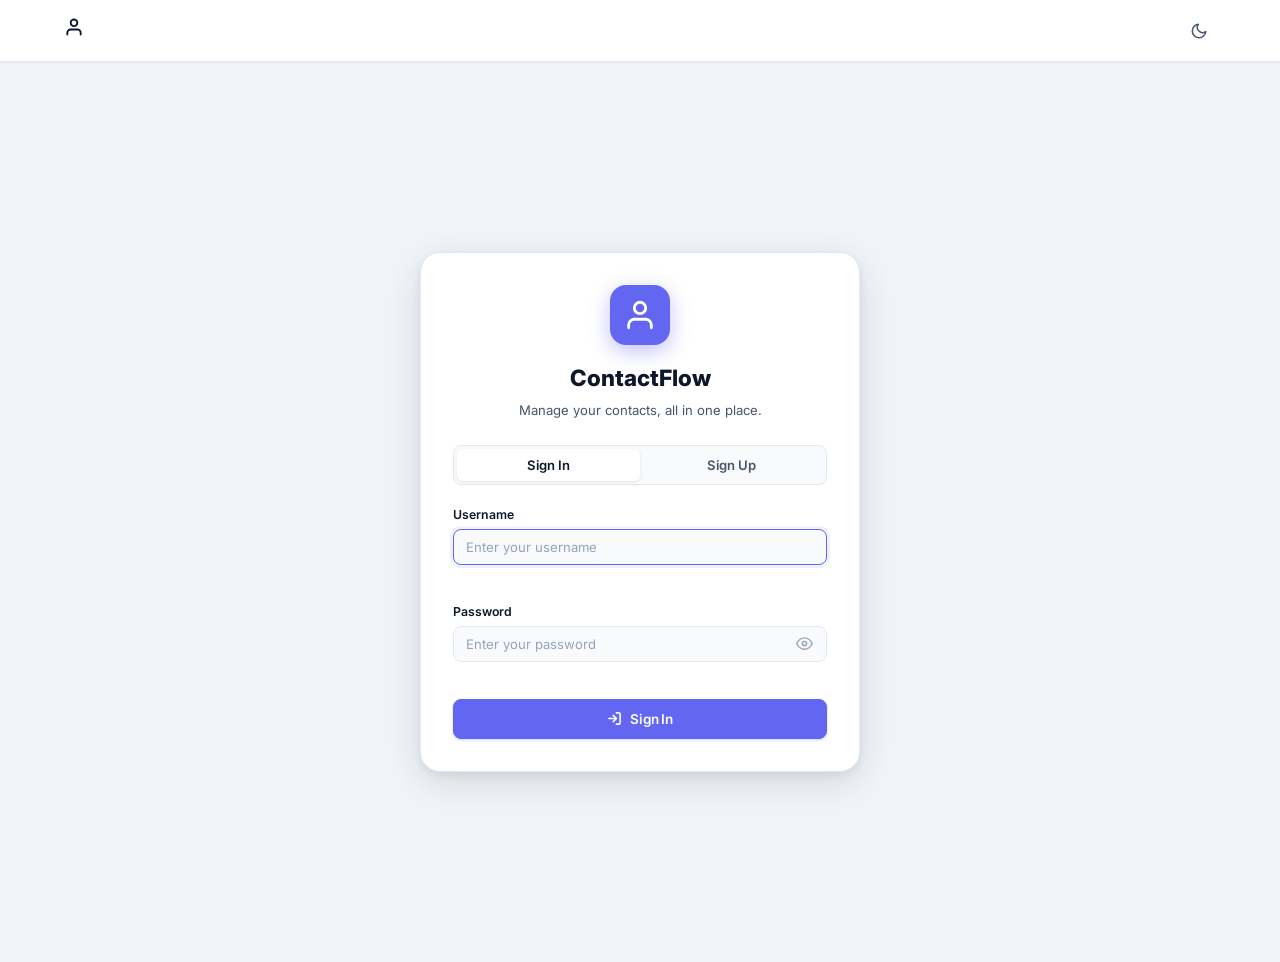
<file: frontend/index.html>
<!DOCTYPE html>
<html lang="en" data-theme="light">
<head>
    <meta charset="UTF-8">
    <meta name="viewport" content="width=device-width, initial-scale=1.0, viewport-fit=cover">
    <meta name="theme-color" content="#6366f1">
    <meta name="description" content="ContactFlow — professional contact management.">
    <title>ContactFlow</title>
    <link rel="preconnect" href="https://fonts.googleapis.com">
    <link rel="preconnect" href="https://fonts.gstatic.com" crossorigin>
    <link href="https://fonts.googleapis.com/css2?family=Inter:wght@400;500;600;700;800&display=swap" rel="stylesheet">
    <link rel="stylesheet" href="./style.css">
</head>
<body>

<!-- ═══════════════════════════════════════════
     SIDEBAR
═══════════════════════════════════════════ -->
<aside class="sidebar" id="sidebar" role="navigation" aria-label="Main navigation">
    <div class="sidebar-brand">
        <div class="brand-logo" aria-hidden="true">
            <svg width="22" height="22" viewBox="0 0 24 24" fill="none" stroke="currentColor" stroke-width="2.2" stroke-linecap="round" stroke-linejoin="round">
                <path d="M17 21v-2a4 4 0 0 0-4-4H5a4 4 0 0 0-4 4v2"/><circle cx="9" cy="7" r="4"/>
                <path d="M23 21v-2a4 4 0 0 0-3-3.87"/><path d="M16 3.13a4 4 0 0 1 0 7.75"/>
            </svg>
        </div>
        <span class="brand-name">ContactFlow</span>
    </div>

    <nav class="sidebar-nav">
        <div class="nav-section-label">Main</div>
        <button class="nav-item" data-view="dashboard">
            <svg class="nav-icon" viewBox="0 0 24 24" fill="none" stroke="currentColor" stroke-width="2" stroke-linecap="round" stroke-linejoin="round"><rect x="3" y="3" width="7" height="7"/><rect x="14" y="3" width="7" height="7"/><rect x="14" y="14" width="7" height="7"/><rect x="3" y="14" width="7" height="7"/></svg>
            Dashboard
        </button>
        <button class="nav-item nav-item--active" data-view="all">
            <svg class="nav-icon" viewBox="0 0 24 24" fill="none" stroke="currentColor" stroke-width="2" stroke-linecap="round" stroke-linejoin="round"><path d="M17 21v-2a4 4 0 0 0-4-4H5a4 4 0 0 0-4 4v2"/><circle cx="9" cy="7" r="4"/><path d="M23 21v-2a4 4 0 0 0-3-3.87"/><path d="M16 3.13a4 4 0 0 1 0 7.75"/></svg>
            All Contacts
            <span class="nav-badge" id="navBadgeAll"></span>
        </button>
        <button class="nav-item" data-view="favorites">
            <svg class="nav-icon" viewBox="0 0 24 24" fill="none" stroke="currentColor" stroke-width="2" stroke-linecap="round" stroke-linejoin="round"><polygon points="12 2 15.09 8.26 22 9.27 17 14.14 18.18 21.02 12 17.77 5.82 21.02 7 14.14 2 9.27 8.91 8.26 12 2"/></svg>
            Favorites
            <span class="nav-badge nav-badge--gold" id="navBadgeFav"></span>
        </button>

        <div class="nav-divider"></div>
        <div class="nav-section-label">Categories</div>
        <button class="nav-item nav-item--cat" data-view="cat" data-cat="">
            <svg class="nav-icon" viewBox="0 0 24 24" fill="none" stroke="currentColor" stroke-width="2" stroke-linecap="round" stroke-linejoin="round"><circle cx="12" cy="12" r="10"/><line x1="12" y1="8" x2="12" y2="16"/><line x1="8" y1="12" x2="16" y2="12"/></svg>
            All Categories
        </button>
        <button class="nav-item nav-item--cat" data-view="cat" data-cat="Family">
            <span class="cat-pill" style="background:#fbbf24"></span>Family
        </button>
        <button class="nav-item nav-item--cat" data-view="cat" data-cat="Friends">
            <span class="cat-pill" style="background:#34d399"></span>Friends
        </button>
        <button class="nav-item nav-item--cat" data-view="cat" data-cat="Work">
            <span class="cat-pill" style="background:#60a5fa"></span>Work
        </button>
        <button class="nav-item nav-item--cat" data-view="cat" data-cat="College">
            <span class="cat-pill" style="background:#a78bfa"></span>College
        </button>
        <button class="nav-item nav-item--cat" data-view="cat" data-cat="Other">
            <span class="cat-pill" style="background:#94a3b8"></span>Other
        </button>

        <div class="nav-divider"></div>
        <div class="nav-section-label">Account</div>
        <button class="nav-item" data-view="settings">
            <svg class="nav-icon" viewBox="0 0 24 24" fill="none" stroke="currentColor" stroke-width="2" stroke-linecap="round" stroke-linejoin="round"><circle cx="12" cy="12" r="3"/><path d="M19.4 15a1.65 1.65 0 0 0 .33 1.82l.06.06a2 2 0 0 1-2.83 2.83l-.06-.06a1.65 1.65 0 0 0-1.82-.33 1.65 1.65 0 0 0-1 1.51V21a2 2 0 0 1-4 0v-.09A1.65 1.65 0 0 0 9 19.4a1.65 1.65 0 0 0-1.82.33l-.06.06a2 2 0 0 1-2.83-2.83l.06-.06A1.65 1.65 0 0 0 4.68 15a1.65 1.65 0 0 0-1.51-1H3a2 2 0 0 1 0-4h.09A1.65 1.65 0 0 0 4.6 9a1.65 1.65 0 0 0-.33-1.82l-.06-.06a2 2 0 0 1 2.83-2.83l.06.06A1.65 1.65 0 0 0 9 4.68a1.65 1.65 0 0 0 1-1.51V3a2 2 0 0 1 4 0v.09a1.65 1.65 0 0 0 1 1.51 1.65 1.65 0 0 0 1.82-.33l.06-.06a2 2 0 0 1 2.83 2.83l-.06.06A1.65 1.65 0 0 0 19.4 9a1.65 1.65 0 0 0 1.51 1H21a2 2 0 0 1 0 4h-.09a1.65 1.65 0 0 0-1.51 1z"/></svg>
            Settings
        </button>
    </nav>

    <div class="sidebar-footer">
        <div class="sidebar-user">
            <div class="sidebar-user-avatar" id="sidebarAvatar">?</div>
            <span class="sidebar-user-name" id="usernameLabel"></span>
        </div>
        <button class="icon-btn icon-btn--danger" id="logoutBtn" title="Sign out">
            <svg width="16" height="16" viewBox="0 0 24 24" fill="none" stroke="currentColor" stroke-width="2" stroke-linecap="round" stroke-linejoin="round"><path d="M9 21H5a2 2 0 0 1-2-2V5a2 2 0 0 1 2-2h4"/><polyline points="16 17 21 12 16 7"/><line x1="21" y1="12" x2="9" y2="12"/></svg>
        </button>
    </div>
</aside>

<div class="sidebar-overlay" id="sidebarOverlay" aria-hidden="true"></div>

<!-- ═══════════════════════════════════════════
     MAIN
═══════════════════════════════════════════ -->
<div class="main-wrapper">

    <!-- Topbar -->
    <header class="topbar" role="banner">
        <div class="topbar-left">
            <button class="icon-btn sidebar-toggle" id="sidebarToggle" aria-label="Toggle sidebar" aria-expanded="false">
                <svg width="18" height="18" viewBox="0 0 24 24" fill="none" stroke="currentColor" stroke-width="2" stroke-linecap="round" stroke-linejoin="round"><line x1="3" y1="6" x2="21" y2="6"/><line x1="3" y1="12" x2="21" y2="12"/><line x1="3" y1="18" x2="21" y2="18"/></svg>
            </button>
            <h1 class="page-title" id="pageTitle">All Contacts</h1>
        </div>
        <div class="topbar-right">
            <div class="search-wrap" role="search">
                <svg class="search-icon" width="15" height="15" viewBox="0 0 24 24" fill="none" stroke="currentColor" stroke-width="2" stroke-linecap="round" stroke-linejoin="round"><circle cx="11" cy="11" r="8"/><line x1="21" y1="21" x2="16.65" y2="16.65"/></svg>
                <input class="search-input" type="search" id="searchInput" placeholder="Search contacts…" aria-label="Search contacts" autocomplete="off">
            </div>
            <button class="icon-btn" id="themeToggle" aria-label="Toggle theme"></button>
            <button class="btn btn-primary" id="addContactBtn">
                <svg width="15" height="15" viewBox="0 0 24 24" fill="none" stroke="currentColor" stroke-width="2.5" stroke-linecap="round" stroke-linejoin="round"><line x1="12" y1="5" x2="12" y2="19"/><line x1="5" y1="12" x2="19" y2="12"/></svg>
                <span>Add Contact</span>
            </button>
        </div>
    </header>

    <main class="content" id="mainContent" role="main">

        <!-- ── DASHBOARD ─────────────────────────────────── -->
        <section class="view view--hidden" id="view-dashboard">
            <div class="dash-stats" id="dashStats">
                <div class="stat-card stat-card--indigo">
                    <div class="stat-icon"><svg viewBox="0 0 24 24" fill="none" stroke="currentColor" stroke-width="2" stroke-linecap="round" stroke-linejoin="round"><path d="M17 21v-2a4 4 0 0 0-4-4H5a4 4 0 0 0-4 4v2"/><circle cx="9" cy="7" r="4"/><path d="M23 21v-2a4 4 0 0 0-3-3.87"/><path d="M16 3.13a4 4 0 0 1 0 7.75"/></svg></div>
                    <div class="stat-body"><span class="stat-value" id="dTotal">–</span><span class="stat-label">Total Contacts</span></div>
                </div>
                <div class="stat-card stat-card--amber">
                    <div class="stat-icon"><svg viewBox="0 0 24 24" fill="none" stroke="currentColor" stroke-width="2" stroke-linecap="round" stroke-linejoin="round"><polygon points="12 2 15.09 8.26 22 9.27 17 14.14 18.18 21.02 12 17.77 5.82 21.02 7 14.14 2 9.27 8.91 8.26 12 2"/></svg></div>
                    <div class="stat-body"><span class="stat-value" id="dFavs">–</span><span class="stat-label">Favorites</span></div>
                </div>
                <div class="stat-card stat-card--emerald">
                    <div class="stat-icon"><svg viewBox="0 0 24 24" fill="none" stroke="currentColor" stroke-width="2" stroke-linecap="round" stroke-linejoin="round"><rect x="3" y="4" width="18" height="18" rx="2"/><line x1="16" y1="2" x2="16" y2="6"/><line x1="8" y1="2" x2="8" y2="6"/><line x1="3" y1="10" x2="21" y2="10"/></svg></div>
                    <div class="stat-body"><span class="stat-value" id="dCats">–</span><span class="stat-label">Categories Used</span></div>
                </div>
                <div class="stat-card stat-card--violet">
                    <div class="stat-icon"><svg viewBox="0 0 24 24" fill="none" stroke="currentColor" stroke-width="2" stroke-linecap="round" stroke-linejoin="round"><circle cx="12" cy="12" r="10"/><polyline points="12 6 12 12 16 14"/></svg></div>
                    <div class="stat-body"><span class="stat-value" id="dRecent">–</span><span class="stat-label">Added This Week</span></div>
                </div>
            </div>

            <div class="dash-panels">
                <div class="dash-panel">
                    <div class="dash-panel-hd">
                        <svg width="16" height="16" viewBox="0 0 24 24" fill="none" stroke="currentColor" stroke-width="2" stroke-linecap="round" stroke-linejoin="round"><polygon points="12 2 15.09 8.26 22 9.27 17 14.14 18.18 21.02 12 17.77 5.82 21.02 7 14.14 2 9.27 8.91 8.26 12 2"/></svg>
                        Recently Added
                    </div>
                    <div id="dashRecentList" class="dash-contact-list"></div>
                </div>
                <div class="dash-panel">
                    <div class="dash-panel-hd">
                        <svg width="16" height="16" viewBox="0 0 24 24" fill="none" stroke="currentColor" stroke-width="2" stroke-linecap="round" stroke-linejoin="round"><path d="M21 15a2 2 0 0 1-2 2H7l-4 4V5a2 2 0 0 1 2-2h14a2 2 0 0 1 2 2z"/></svg>
                        Contacts by Category
                    </div>
                    <div id="dashCatChart" class="dash-cat-chart"></div>
                </div>
            </div>
        </section>

        <!-- ── ALL CONTACTS / FAVORITES / CATEGORY ───── -->
        <section class="view" id="view-all">
            <!-- Filter toolbar -->
            <div class="filter-bar">
                <div class="filter-bar-left">
                    <select class="select-input" id="filterCategory" aria-label="Filter by category">
                        <option value="">All Categories</option>
                        <option value="Family">Family</option>
                        <option value="Friends">Friends</option>
                        <option value="Work">Work</option>
                        <option value="College">College</option>
                        <option value="Other">Other</option>
                    </select>
                    <select class="select-input" id="sortBy" aria-label="Sort contacts">
                        <option value="name_asc">Name A → Z</option>
                        <option value="name_desc">Name Z → A</option>
                        <option value="recent">Recently Added</option>
                    </select>
                    <button class="btn btn-outline" id="filterFavBtn" title="Show favorites only">
                        <svg width="14" height="14" viewBox="0 0 24 24" fill="none" stroke="currentColor" stroke-width="2" stroke-linecap="round" stroke-linejoin="round"><polygon points="12 2 15.09 8.26 22 9.27 17 14.14 18.18 21.02 12 17.77 5.82 21.02 7 14.14 2 9.27 8.91 8.26 12 2"/></svg>
                        Favorites
                    </button>
                </div>
                <div class="filter-bar-right">
                    <button class="btn btn-outline" id="importBtn" title="Import CSV">
                        <svg width="14" height="14" viewBox="0 0 24 24" fill="none" stroke="currentColor" stroke-width="2" stroke-linecap="round" stroke-linejoin="round"><path d="M21 15v4a2 2 0 0 1-2 2H5a2 2 0 0 1-2-2v-4"/><polyline points="17 8 12 3 7 8"/><line x1="12" y1="3" x2="12" y2="15"/></svg>
                        Import
                    </button>
                    <button class="btn btn-outline" id="exportBtn" title="Export CSV">
                        <svg width="14" height="14" viewBox="0 0 24 24" fill="none" stroke="currentColor" stroke-width="2" stroke-linecap="round" stroke-linejoin="round"><path d="M21 15v4a2 2 0 0 1-2 2H5a2 2 0 0 1-2-2v-4"/><polyline points="7 10 12 15 17 10"/><line x1="12" y1="15" x2="12" y2="3"/></svg>
                        Export
                    </button>
                    <input type="file" id="csvFileInput" accept=".csv" style="display:none">
                    <span class="results-count" id="resultsCount"></span>
                </div>
            </div>

            <!-- Contact grid -->
            <div id="contactList" class="contact-grid" role="list" aria-live="polite"></div>
        </section>

        <!-- ── SETTINGS ───────────────────────────────── -->
        <section class="view view--hidden" id="view-settings">
            <div class="settings-card">
                <h2 class="settings-section-title">Appearance</h2>
                <div class="settings-row">
                    <div class="settings-row-label">
                        <span class="settings-row-name">Theme</span>
                        <span class="settings-row-desc">Switch between light and dark mode</span>
                    </div>
                    <div class="theme-toggle-group">
                        <button class="theme-btn" id="settingsThemeLight" aria-pressed="true">
                            <svg width="13" height="13" viewBox="0 0 24 24" fill="none" stroke="currentColor" stroke-width="2" stroke-linecap="round" stroke-linejoin="round"><circle cx="12" cy="12" r="5"/><line x1="12" y1="1" x2="12" y2="3"/><line x1="12" y1="21" x2="12" y2="23"/><line x1="4.22" y1="4.22" x2="5.64" y2="5.64"/><line x1="18.36" y1="18.36" x2="19.78" y2="19.78"/><line x1="1" y1="12" x2="3" y2="12"/><line x1="21" y1="12" x2="23" y2="12"/><line x1="4.22" y1="19.78" x2="5.64" y2="18.36"/><line x1="18.36" y1="5.64" x2="19.78" y2="4.22"/></svg>
                            Light
                        </button>
                        <button class="theme-btn" id="settingsThemeDark" aria-pressed="false">
                            <svg width="13" height="13" viewBox="0 0 24 24" fill="none" stroke="currentColor" stroke-width="2" stroke-linecap="round" stroke-linejoin="round"><path d="M21 12.79A9 9 0 1 1 11.21 3 7 7 0 0 0 21 12.79z"/></svg>
                            Dark
                        </button>
                    </div>
                </div>

                <h2 class="settings-section-title" style="margin-top:2rem">Data Management</h2>
                <div class="settings-row">
                    <div class="settings-row-label">
                        <span class="settings-row-name">Export Contacts</span>
                        <span class="settings-row-desc">Download all contacts as a CSV file</span>
                    </div>
                    <button class="btn btn-secondary" id="settingsExportBtn">Export CSV</button>
                </div>
                <div class="settings-row" style="margin-top:1rem">
                    <div class="settings-row-label">
                        <span class="settings-row-name">Import Contacts</span>
                        <span class="settings-row-desc">Upload a CSV file to import contacts</span>
                    </div>
                    <button class="btn btn-secondary" id="settingsImportBtn">Import CSV</button>
                </div>

                <h2 class="settings-section-title" style="margin-top:2rem">Account</h2>
                <div class="settings-row">
                    <div class="settings-row-label">
                        <span class="settings-row-name">Sign out</span>
                        <span class="settings-row-desc">End your current session</span>
                    </div>
                    <button class="btn btn-danger" id="settingsLogoutBtn">Sign Out</button>
                </div>
            </div>
        </section>

    </main>
</div>

<!-- ═══════════════════════════════════════════
     ADD / EDIT CONTACT MODAL
═══════════════════════════════════════════ -->
<div class="modal-backdrop" id="contactModalBackdrop" hidden></div>
<div class="modal" id="contactModal" role="dialog" aria-modal="true" aria-labelledby="contactModalTitle">
    <div class="modal-header">
        <h2 class="modal-title" id="contactModalTitle">New Contact</h2>
        <button class="icon-btn modal-close" id="contactModalClose" aria-label="Close">
            <svg width="18" height="18" viewBox="0 0 24 24" fill="none" stroke="currentColor" stroke-width="2.5" stroke-linecap="round" stroke-linejoin="round"><line x1="18" y1="6" x2="6" y2="18"/><line x1="6" y1="6" x2="18" y2="18"/></svg>
        </button>
    </div>
    <div class="modal-body">
        <form id="contactForm" novalidate>
            <input type="hidden" id="contactIdInput">

            <div class="modal-avatar-row">
                <div class="modal-avatar" id="modalAvatar">?</div>
                <div class="field" style="flex:1">
                    <label class="field-label" for="contactName">Full Name <span class="req">*</span></label>
                    <input class="field-input" id="contactName" type="text" placeholder="e.g. Jane Smith" required autocomplete="off">
                    <span class="field-error" id="contactNameError"></span>
                </div>
            </div>

            <div class="form-row">
                <div class="field">
                    <label class="field-label" for="contactPhone">Phone</label>
                    <input class="field-input" id="contactPhone" type="tel" placeholder="+1 555 000 0000" autocomplete="off">
                </div>
                <div class="field">
                    <label class="field-label" for="contactEmail">Email</label>
                    <input class="field-input" id="contactEmail" type="email" placeholder="jane@example.com" autocomplete="off">
                    <span class="field-error" id="contactEmailError"></span>
                </div>
            </div>

            <div class="field">
                <label class="field-label" for="contactAddress">Address</label>
                <input class="field-input" id="contactAddress" type="text" placeholder="123 Main St, City, Country" autocomplete="off">
            </div>

            <div class="form-row">
                <div class="field">
                    <label class="field-label" for="contactCategory">Category</label>
                    <select class="field-input" id="contactCategory">
                        <option value="">— None —</option>
                        <option value="Family">Family</option>
                        <option value="Friends">Friends</option>
                        <option value="Work">Work</option>
                        <option value="College">College</option>
                        <option value="Other">Other</option>
                    </select>
                </div>
                <div class="field fav-field">
                    <label class="field-label">Favorite</label>
                    <label class="toggle-switch">
                        <input type="checkbox" id="contactFavorite">
                        <span class="toggle-slider"></span>
                        <span class="toggle-label">Mark as favorite</span>
                    </label>
                </div>
            </div>

            <div class="field">
                <label class="field-label" for="contactNotes">Notes</label>
                <textarea class="field-input field-textarea" id="contactNotes" rows="3" placeholder="Any additional notes…"></textarea>
            </div>
        </form>
    </div>
    <div class="modal-footer">
        <button class="btn btn-ghost" id="contactModalCancel">Cancel</button>
        <button class="btn btn-primary" id="contactModalSave">
            <svg width="15" height="15" viewBox="0 0 24 24" fill="none" stroke="currentColor" stroke-width="2.5" stroke-linecap="round" stroke-linejoin="round"><path d="M19 21H5a2 2 0 0 1-2-2V5a2 2 0 0 1 2-2h11l5 5v11a2 2 0 0 1-2 2z"/><polyline points="17 21 17 13 7 13 7 21"/><polyline points="7 3 7 8 15 8"/></svg>
            Save Contact
        </button>
    </div>
</div>

<!-- ═══════════════════════════════════════════
     CONTACT DETAIL PANEL (slide-in)
═══════════════════════════════════════════ -->
<div class="detail-overlay" id="detailOverlay" hidden></div>
<aside class="detail-panel" id="detailPanel" role="complementary" aria-label="Contact details" hidden>
    <div class="detail-panel-hd">
        <button class="icon-btn" id="detailClose" aria-label="Close details">
            <svg width="18" height="18" viewBox="0 0 24 24" fill="none" stroke="currentColor" stroke-width="2.5" stroke-linecap="round" stroke-linejoin="round"><line x1="18" y1="6" x2="6" y2="18"/><line x1="6" y1="6" x2="18" y2="18"/></svg>
        </button>
        <span class="detail-panel-title">Contact Details</span>
        <div style="display:flex;gap:6px">
            <button class="icon-btn" id="detailEditBtn" aria-label="Edit contact">
                <svg width="16" height="16" viewBox="0 0 24 24" fill="none" stroke="currentColor" stroke-width="2" stroke-linecap="round" stroke-linejoin="round"><path d="M11 4H4a2 2 0 0 0-2 2v14a2 2 0 0 0 2 2h14a2 2 0 0 0 2-2v-7"/><path d="M18.5 2.5a2.121 2.121 0 0 1 3 3L12 15l-4 1 1-4 9.5-9.5z"/></svg>
            </button>
            <button class="icon-btn icon-btn--danger" id="detailDeleteBtn" aria-label="Delete contact">
                <svg width="16" height="16" viewBox="0 0 24 24" fill="none" stroke="currentColor" stroke-width="2" stroke-linecap="round" stroke-linejoin="round"><polyline points="3 6 5 6 21 6"/><path d="M19 6l-1 14a2 2 0 0 1-2 2H8a2 2 0 0 1-2-2L5 6"/><path d="M10 11v6"/><path d="M14 11v6"/><path d="M9 6V4h6v2"/></svg>
            </button>
        </div>
    </div>
    <div class="detail-panel-body" id="detailPanelBody"></div>
</aside>

<!-- ═══════════════════════════════════════════
     DELETE CONFIRMATION MODAL
═══════════════════════════════════════════ -->
<div class="modal-backdrop" id="deleteBackdrop" hidden></div>
<div class="modal modal--sm" id="deleteModal" role="dialog" aria-modal="true" aria-labelledby="deleteModalTitle">
    <div class="modal-header">
        <h2 class="modal-title" id="deleteModalTitle">Delete Contact?</h2>
    </div>
    <div class="modal-body">
        <div class="delete-confirm-body">
            <div class="delete-icon-wrap">
                <svg width="28" height="28" viewBox="0 0 24 24" fill="none" stroke="currentColor" stroke-width="2" stroke-linecap="round" stroke-linejoin="round"><polyline points="3 6 5 6 21 6"/><path d="M19 6l-1 14a2 2 0 0 1-2 2H8a2 2 0 0 1-2-2L5 6"/><path d="M10 11v6"/><path d="M14 11v6"/><path d="M9 6V4h6v2"/></svg>
            </div>
            <p>This will permanently delete <strong id="deleteContactName"></strong>. This cannot be undone.</p>
        </div>
    </div>
    <div class="modal-footer">
        <button class="btn btn-ghost" id="deleteCancelBtn">Cancel</button>
        <button class="btn btn-danger" id="deleteConfirmBtn">Delete</button>
    </div>
</div>

<!-- ═══════════════════════════════════════════
     TOAST
═══════════════════════════════════════════ -->
<div class="toast-container" id="toastContainer" aria-live="polite" aria-atomic="true"></div>

<script src="./config.js"></script>
<script src="./script.js"></script>
</body>
</html>
</file>
<file: frontend/style.css>
/* ================================================================
   ContactFlow — style.css  (professional redesign)
   ================================================================ */

/* ── 1. Design tokens ──────────────────────────────────────────── */
:root {
    --accent:          #6366f1;
    --accent-hover:    #4f46e5;
    --accent-dim:      #6366f115;
    --accent-muted:    #6366f140;
    --accent-text:     #4f46e5;

    --danger:          #ef4444;
    --danger-hover:    #dc2626;
    --danger-dim:      #ef444415;

    --success:         #10b981;
    --success-dim:     #10b98115;

    --warning:         #f59e0b;
    --warning-dim:     #f59e0b15;

    --gold:            #f59e0b;

    --bg-base:         #f1f5f9;
    --bg-surface:      #ffffff;
    --bg-card:         #ffffff;
    --bg-card-hover:   #f8fafc;
    --bg-input:        #f8fafc;
    --bg-sidebar:      #0f172a;
    --bg-sidebar-item: rgba(255,255,255,0.07);
    --bg-sidebar-active: #6366f1;

    --border:          #e2e8f0;
    --border-focus:    #6366f1;
    --border-subtle:   #f1f5f9;

    --text-primary:    #0f172a;
    --text-secondary:  #475569;
    --text-muted:      #94a3b8;
    --text-inverse:    #ffffff;
    --text-sidebar:    #94a3b8;
    --text-sidebar-active: #ffffff;

    --shadow-xs: 0 1px 2px rgba(0,0,0,.05);
    --shadow-sm: 0 1px 4px rgba(0,0,0,.06), 0 1px 2px rgba(0,0,0,.04);
    --shadow-md: 0 4px 12px rgba(0,0,0,.08), 0 2px 4px rgba(0,0,0,.04);
    --shadow-lg: 0 10px 40px rgba(0,0,0,.12), 0 4px 8px rgba(0,0,0,.06);
    --shadow-xl: 0 20px 60px rgba(0,0,0,.16);

    --sidebar-w: 248px;
    --topbar-h:  62px;
    --detail-w:  360px;

    --r-xs: 6px;
    --r-sm: 8px;
    --r-md: 12px;
    --r-lg: 16px;
    --r-xl: 20px;
    --r-full: 9999px;

    --sp-1: 4px;  --sp-2: 8px;  --sp-3: 12px; --sp-4: 16px;
    --sp-5: 20px; --sp-6: 24px; --sp-8: 32px; --sp-10: 40px;

    --font: 'Inter', system-ui, -apple-system, sans-serif;
    --tr: 0.16s ease;
}

[data-theme="dark"] {
    --bg-base:         #0a0f1e;
    --bg-surface:      #111827;
    --bg-card:         #1a2236;
    --bg-card-hover:   #1f2a40;
    --bg-input:        #0d1526;
    --bg-sidebar:      #070d1a;

    --border:          #1e293b;
    --border-subtle:   #0f172a;

    --text-primary:    #f1f5f9;
    --text-secondary:  #94a3b8;
    --text-muted:      #475569;
    --text-sidebar:    #64748b;

    --shadow-sm: 0 1px 4px rgba(0,0,0,.3);
    --shadow-md: 0 4px 12px rgba(0,0,0,.4);
    --shadow-lg: 0 10px 40px rgba(0,0,0,.5);
    --shadow-xl: 0 20px 60px rgba(0,0,0,.6);
}

/* ── 2. Reset ──────────────────────────────────────────────────── */
*, *::before, *::after { box-sizing: border-box; margin: 0; padding: 0; }
html { font-size: 15px; -webkit-text-size-adjust: 100%; scroll-behavior: smooth; }
body {
    font-family: var(--font);
    background: var(--bg-base);
    color: var(--text-primary);
    line-height: 1.55;
    min-height: 100vh;
    overflow-x: hidden;
}
button { font-family: inherit; cursor: pointer; border: none; background: none; }
input, select, textarea { font-family: inherit; }
a { color: var(--accent); text-decoration: none; }
img { max-width: 100%; }

/* ── 3. Layout ─────────────────────────────────────────────────── */
.sidebar {
    position: fixed; top: 0; left: 0;
    width: var(--sidebar-w); height: 100vh;
    background: var(--bg-sidebar);
    display: flex; flex-direction: column;
    z-index: 100;
    transition: transform var(--tr);
    overflow-y: auto; overflow-x: hidden;
    border-right: 1px solid rgba(255,255,255,0.04);
}
.main-wrapper {
    margin-left: var(--sidebar-w);
    min-height: 100vh;
    display: flex; flex-direction: column;
    transition: margin var(--tr);
}

/* ── 4. Sidebar brand ──────────────────────────────────────────── */
.sidebar-brand {
    display: flex; align-items: center; gap: var(--sp-3);
    padding: 18px var(--sp-5) 16px;
    border-bottom: 1px solid rgba(255,255,255,0.06);
    flex-shrink: 0;
}
.brand-logo {
    width: 38px; height: 38px;
    background: var(--accent);
    border-radius: var(--r-sm);
    display: grid; place-items: center;
    color: #fff; flex-shrink: 0;
    box-shadow: 0 4px 12px rgba(99,102,241,0.4);
}
.brand-name {
    font-size: 1.05rem; font-weight: 700;
    color: #fff; letter-spacing: -0.02em;
}

/* ── 5. Sidebar nav ────────────────────────────────────────────── */
.sidebar-nav {
    flex: 1;
    padding: var(--sp-4) var(--sp-3);
    display: flex; flex-direction: column; gap: 2px;
    overflow-y: auto;
}
.nav-section-label {
    font-size: 0.68rem; font-weight: 700;
    letter-spacing: 0.1em; text-transform: uppercase;
    color: rgba(255,255,255,0.25);
    padding: 10px var(--sp-3) 4px;
}
.nav-divider {
    height: 1px;
    background: rgba(255,255,255,0.06);
    margin: var(--sp-2) var(--sp-2);
}
.nav-item {
    display: flex; align-items: center; gap: 10px;
    width: 100%;
    padding: 9px var(--sp-3);
    border-radius: var(--r-sm);
    font-size: 0.875rem; font-weight: 500;
    color: var(--text-sidebar);
    transition: background var(--tr), color var(--tr);
    text-align: left;
    white-space: nowrap; overflow: hidden; text-overflow: ellipsis;
    position: relative;
}
.nav-item:hover {
    background: var(--bg-sidebar-item);
    color: rgba(255,255,255,0.85);
}
.nav-item--active {
    background: var(--bg-sidebar-active) !important;
    color: #fff !important;
    box-shadow: 0 2px 8px rgba(99,102,241,0.35);
}
.nav-item--cat { font-size: 0.83rem; }
.nav-icon {
    width: 17px; height: 17px; flex-shrink: 0;
}
.cat-pill {
    width: 9px; height: 9px;
    border-radius: 50%; flex-shrink: 0;
    display: inline-block;
}
.nav-badge {
    margin-left: auto;
    min-width: 20px; height: 20px;
    background: rgba(255,255,255,0.15);
    border-radius: var(--r-full);
    font-size: 0.68rem; font-weight: 700;
    color: #fff;
    display: inline-flex; align-items: center; justify-content: center;
    padding: 0 5px;
}
.nav-badge--gold { background: rgba(245,158,11,0.3); color: #fbbf24; }
.nav-badge:empty { display: none; }

/* ── 6. Sidebar footer ─────────────────────────────────────────── */
.sidebar-footer {
    display: flex; align-items: center; justify-content: space-between; gap: var(--sp-2);
    padding: var(--sp-4);
    border-top: 1px solid rgba(255,255,255,0.06);
    flex-shrink: 0;
}
.sidebar-user {
    display: flex; align-items: center; gap: var(--sp-3);
    overflow: hidden; min-width: 0;
}
.sidebar-user-avatar {
    width: 32px; height: 32px;
    border-radius: 50%;
    background: var(--accent);
    color: #fff;
    font-size: 0.78rem; font-weight: 700;
    display: grid; place-items: center;
    flex-shrink: 0;
}
.sidebar-user-name {
    font-size: 0.82rem; font-weight: 500;
    color: rgba(255,255,255,0.65);
    overflow: hidden; text-overflow: ellipsis; white-space: nowrap;
}

/* ── 7. Mobile overlay ─────────────────────────────────────────── */
.sidebar-overlay {
    display: none; position: fixed; inset: 0;
    background: rgba(0,0,0,0.55); backdrop-filter: blur(2px);
    z-index: 99;
}
.sidebar-overlay.active { display: block; }

/* ── 8. Topbar ─────────────────────────────────────────────────── */
.topbar {
    height: var(--topbar-h);
    background: var(--bg-surface);
    border-bottom: 1px solid var(--border);
    display: flex; align-items: center; justify-content: space-between;
    padding: 0 var(--sp-6); gap: var(--sp-4);
    position: sticky; top: 0; z-index: 50;
    flex-shrink: 0;
    box-shadow: var(--shadow-xs);
}
.topbar-left { display: flex; align-items: center; gap: var(--sp-3); min-width: 0; }
.topbar-right { display: flex; align-items: center; gap: var(--sp-3); flex-shrink: 0; }
.page-title {
    font-size: 1.05rem; font-weight: 700;
    color: var(--text-primary);
    white-space: nowrap; overflow: hidden; text-overflow: ellipsis;
}
.sidebar-toggle { display: none; }

/* ── 9. Search ─────────────────────────────────────────────────── */
.search-wrap { position: relative; display: flex; align-items: center; }
.search-icon {
    position: absolute; left: 11px;
    color: var(--text-muted); pointer-events: none;
}
.search-input {
    background: var(--bg-input);
    border: 1.5px solid var(--border);
    border-radius: var(--r-sm);
    padding: 8px 12px 8px 34px;
    font-size: 0.855rem; color: var(--text-primary);
    width: 220px;
    transition: border-color var(--tr), width var(--tr), box-shadow var(--tr);
    outline: none;
}
.search-input:focus {
    border-color: var(--border-focus);
    width: 280px;
    box-shadow: 0 0 0 3px var(--accent-dim);
}
.search-input::placeholder { color: var(--text-muted); }

/* ── 10. Buttons ───────────────────────────────────────────────── */
.btn {
    display: inline-flex; align-items: center; gap: var(--sp-2);
    padding: 8px 16px;
    border-radius: var(--r-sm);
    font-size: 0.875rem; font-weight: 600;
    transition: all var(--tr);
    white-space: nowrap;
    border: 1.5px solid transparent;
    letter-spacing: -0.01em;
}
.btn:disabled { opacity: 0.5; cursor: not-allowed; }
.btn:focus-visible { outline: 2px solid var(--accent); outline-offset: 2px; }

.btn-primary {
    background: var(--accent); color: #fff; border-color: var(--accent);
    box-shadow: 0 1px 3px rgba(99,102,241,0.3);
}
.btn-primary:hover:not(:disabled) {
    background: var(--accent-hover); border-color: var(--accent-hover);
    box-shadow: 0 4px 12px rgba(99,102,241,0.35);
    transform: translateY(-1px);
}

.btn-secondary {
    background: var(--bg-card); color: var(--text-primary); border-color: var(--border);
}
.btn-secondary:hover:not(:disabled) { background: var(--bg-card-hover); border-color: var(--accent-muted); }

.btn-outline {
    background: transparent; color: var(--text-secondary); border-color: var(--border);
}
.btn-outline:hover:not(:disabled) { background: var(--bg-card); color: var(--text-primary); border-color: var(--accent-muted); }
.btn-outline.active {
    background: var(--accent-dim); color: var(--accent-text); border-color: var(--accent-muted);
}

.btn-ghost {
    background: transparent; color: var(--text-secondary); border-color: transparent;
}
.btn-ghost:hover:not(:disabled) { background: var(--bg-card-hover); }

.btn-danger {
    background: var(--danger); color: #fff; border-color: var(--danger);
}
.btn-danger:hover:not(:disabled) { background: var(--danger-hover); transform: translateY(-1px); }

.btn.is-loading { opacity: 0.6; pointer-events: none; }
.btn-sm { padding: 6px 12px; font-size: 0.82rem; }

/* ── 11. Icon button ───────────────────────────────────────────── */
.icon-btn {
    display: grid; place-items: center;
    width: 34px; height: 34px;
    border-radius: var(--r-sm);
    color: var(--text-secondary);
    transition: background var(--tr), color var(--tr);
    flex-shrink: 0;
}
.icon-btn:hover { background: var(--bg-card-hover); color: var(--text-primary); }
.icon-btn--sm { width: 28px; height: 28px; }
.icon-btn--danger { color: var(--danger); }
.icon-btn--danger:hover { background: var(--danger-dim); color: var(--danger); }

/* ── 12. Content area ──────────────────────────────────────────── */
.content {
    flex: 1; padding: var(--sp-6);
    max-width: 1280px; width: 100%;
}
.view { display: block; }
.view--hidden { display: none !important; }

/* ── 13. Filter bar ────────────────────────────────────────────── */
.filter-bar {
    display: flex; align-items: center; justify-content: space-between;
    gap: var(--sp-3); margin-bottom: var(--sp-5);
    flex-wrap: wrap;
}
.filter-bar-left { display: flex; align-items: center; gap: var(--sp-2); flex-wrap: wrap; }
.filter-bar-right { display: flex; align-items: center; gap: var(--sp-2); }
.select-input {
    background: var(--bg-card);
    border: 1.5px solid var(--border);
    border-radius: var(--r-sm);
    padding: 7px 12px;
    font-size: 0.83rem; color: var(--text-primary);
    cursor: pointer; outline: none;
    transition: border-color var(--tr);
}
.select-input:focus { border-color: var(--border-focus); }
.results-count {
    font-size: 0.78rem; color: var(--text-muted); font-weight: 500;
    white-space: nowrap;
}

/* ── 14. Contact grid ──────────────────────────────────────────── */
.contact-grid {
    display: grid;
    grid-template-columns: repeat(auto-fill, minmax(290px, 1fr));
    gap: var(--sp-4);
    align-items: start;
}

/* ── 15. Contact card ──────────────────────────────────────────── */
.contact-card {
    background: var(--bg-card);
    border: 1.5px solid var(--border);
    border-radius: var(--r-lg);
    padding: var(--sp-5);
    box-shadow: var(--shadow-sm);
    transition: box-shadow var(--tr), border-color var(--tr), transform var(--tr);
    cursor: pointer;
    position: relative;
    overflow: hidden;
}
.contact-card::before {
    content: '';
    position: absolute; top: 0; left: 0; right: 0; height: 3px;
    background: var(--card-accent, transparent);
    border-radius: var(--r-lg) var(--r-lg) 0 0;
    transition: opacity var(--tr);
    opacity: 0;
}
.contact-card:hover {
    box-shadow: var(--shadow-md);
    border-color: var(--accent-muted);
    transform: translateY(-2px);
}
.contact-card:hover::before { opacity: 1; }

.contact-card-hd {
    display: flex; align-items: flex-start; gap: var(--sp-3);
    margin-bottom: var(--sp-3);
}
.contact-avatar {
    width: 46px; height: 46px;
    border-radius: 50%;
    display: grid; place-items: center;
    font-size: 0.95rem; font-weight: 700;
    color: #fff; flex-shrink: 0;
    box-shadow: 0 2px 8px rgba(0,0,0,0.15);
    text-transform: uppercase;
}
.contact-card-info { flex: 1; min-width: 0; }
.contact-card-name {
    font-size: 0.95rem; font-weight: 700;
    color: var(--text-primary);
    white-space: nowrap; overflow: hidden; text-overflow: ellipsis;
    margin-bottom: 2px;
}
.contact-card-cat {
    display: inline-flex; align-items: center; gap: 4px;
    font-size: 0.72rem; font-weight: 600;
    padding: 2px 8px;
    border-radius: var(--r-full);
    letter-spacing: 0.03em;
}
.contact-card-actions {
    display: flex; gap: 3px; flex-shrink: 0;
    opacity: 0; transition: opacity var(--tr);
}
.contact-card:hover .contact-card-actions { opacity: 1; }

.contact-fav-btn {
    display: grid; place-items: center;
    width: 28px; height: 28px;
    border-radius: 50%;
    color: var(--text-muted);
    transition: all var(--tr);
    flex-shrink: 0;
}
.contact-fav-btn:hover { color: var(--gold); background: var(--warning-dim); }
.contact-fav-btn.is-fav { color: var(--gold); }
.contact-fav-btn.is-fav svg { fill: var(--gold); }

.contact-card-details { display: flex; flex-direction: column; gap: 5px; }
.contact-detail {
    display: flex; align-items: flex-start; gap: 8px;
    font-size: 0.82rem; color: var(--text-secondary); line-height: 1.4;
}
.contact-detail svg {
    flex-shrink: 0; margin-top: 1px; color: var(--text-muted);
}
.contact-detail span {
    overflow: hidden; text-overflow: ellipsis; white-space: nowrap;
}
.contact-notes-preview {
    font-size: 0.78rem; color: var(--text-muted);
    overflow: hidden;
    display: -webkit-box; -webkit-line-clamp: 2; -webkit-box-orient: vertical;
    margin-top: 6px;
    padding-top: 8px;
    border-top: 1px solid var(--border-subtle);
    line-height: 1.5;
}

/* Category color map */
.cat--family   { background: #fef3c7; color: #92400e; }
.cat--friends  { background: #d1fae5; color: #065f46; }
.cat--work     { background: #dbeafe; color: #1e3a5f; }
.cat--college  { background: #ede9fe; color: #4c1d95; }
.cat--other    { background: #f1f5f9; color: #475569; }

[data-theme="dark"] .cat--family  { background: #451a03; color: #fde68a; }
[data-theme="dark"] .cat--friends { background: #022c22; color: #6ee7b7; }
[data-theme="dark"] .cat--work    { background: #0c1a2e; color: #93c5fd; }
[data-theme="dark"] .cat--college { background: #2e1065; color: #c4b5fd; }
[data-theme="dark"] .cat--other   { background: #1e293b; color: #94a3b8; }

/* ── 16. Empty state ───────────────────────────────────────────── */
.empty-state {
    grid-column: 1 / -1;
    text-align: center;
    padding: var(--sp-10) var(--sp-6);
    display: flex; flex-direction: column; align-items: center; gap: var(--sp-4);
}
.empty-icon {
    width: 64px; height: 64px;
    border-radius: var(--r-lg);
    background: var(--accent-dim);
    display: grid; place-items: center;
    color: var(--accent);
}
.empty-title { font-size: 1.05rem; font-weight: 700; color: var(--text-primary); }
.empty-desc  { font-size: 0.875rem; color: var(--text-secondary); max-width: 320px; }

/* ── 17. Dashboard ─────────────────────────────────────────────── */
.dash-stats {
    display: grid;
    grid-template-columns: repeat(4, 1fr);
    gap: var(--sp-4);
    margin-bottom: var(--sp-6);
}
.stat-card {
    background: var(--bg-card);
    border: 1.5px solid var(--border);
    border-radius: var(--r-lg);
    padding: var(--sp-5);
    display: flex; align-items: center; gap: var(--sp-4);
    box-shadow: var(--shadow-sm);
    transition: box-shadow var(--tr), transform var(--tr);
    overflow: hidden;
    position: relative;
}
.stat-card:hover { box-shadow: var(--shadow-md); transform: translateY(-2px); }
.stat-card::after {
    content: '';
    position: absolute; right: -10px; bottom: -10px;
    width: 80px; height: 80px;
    border-radius: 50%;
    opacity: 0.06;
}
.stat-card--indigo::after { background: #6366f1; }
.stat-card--amber::after  { background: #f59e0b; }
.stat-card--emerald::after { background: #10b981; }
.stat-card--violet::after { background: #8b5cf6; }

.stat-icon {
    width: 46px; height: 46px;
    border-radius: var(--r-sm);
    display: grid; place-items: center;
    flex-shrink: 0;
}
.stat-icon svg { width: 22px; height: 22px; }

.stat-card--indigo .stat-icon { background: #eef2ff; color: #6366f1; }
.stat-card--amber  .stat-icon { background: #fef3c7; color: #d97706; }
.stat-card--emerald .stat-icon { background: #d1fae5; color: #059669; }
.stat-card--violet .stat-icon { background: #ede9fe; color: #7c3aed; }

[data-theme="dark"] .stat-card--indigo .stat-icon { background: #1e1b4b; color: #818cf8; }
[data-theme="dark"] .stat-card--amber  .stat-icon { background: #451a03; color: #fbbf24; }
[data-theme="dark"] .stat-card--emerald .stat-icon { background: #022c22; color: #34d399; }
[data-theme="dark"] .stat-card--violet .stat-icon { background: #2e1065; color: #a78bfa; }

.stat-body { display: flex; flex-direction: column; gap: 3px; }
.stat-value { font-size: 1.75rem; font-weight: 800; line-height: 1; color: var(--text-primary); }
.stat-label { font-size: 0.78rem; color: var(--text-secondary); font-weight: 500; }

.dash-panels {
    display: grid; grid-template-columns: 1fr 1fr; gap: var(--sp-4);
}
.dash-panel {
    background: var(--bg-card);
    border: 1.5px solid var(--border);
    border-radius: var(--r-lg);
    padding: var(--sp-5);
    box-shadow: var(--shadow-sm);
}
.dash-panel-hd {
    display: flex; align-items: center; gap: var(--sp-2);
    font-size: 0.9rem; font-weight: 700;
    color: var(--text-primary);
    margin-bottom: var(--sp-4);
    padding-bottom: var(--sp-3);
    border-bottom: 1px solid var(--border);
}
.dash-panel-hd svg { color: var(--accent); }

.dash-contact-list { display: flex; flex-direction: column; gap: 4px; }
.dash-contact-item {
    display: flex; align-items: center; gap: var(--sp-3);
    padding: 8px 10px;
    border-radius: var(--r-sm);
    cursor: pointer;
    transition: background var(--tr);
}
.dash-contact-item:hover { background: var(--bg-card-hover); }
.dash-contact-item-avatar {
    width: 34px; height: 34px;
    border-radius: 50%;
    display: grid; place-items: center;
    font-size: 0.78rem; font-weight: 700;
    color: #fff; flex-shrink: 0;
}
.dash-contact-item-name { font-size: 0.875rem; font-weight: 600; color: var(--text-primary); }
.dash-contact-item-meta { font-size: 0.75rem; color: var(--text-muted); }

.dash-cat-chart { display: flex; flex-direction: column; gap: 10px; }
.cat-bar-row { display: flex; flex-direction: column; gap: 4px; }
.cat-bar-label {
    display: flex; justify-content: space-between;
    font-size: 0.8rem; color: var(--text-secondary);
}
.cat-bar-label span:last-child { font-weight: 700; color: var(--text-primary); }
.cat-bar-track {
    height: 7px; border-radius: var(--r-full);
    background: var(--border); overflow: hidden;
}
.cat-bar-fill {
    height: 100%; border-radius: var(--r-full);
    background: var(--accent);
    transition: width 0.6s ease;
}

/* ── 18. Modal ─────────────────────────────────────────────────── */
.modal-backdrop {
    position: fixed; inset: 0;
    background: rgba(0,0,0,0.5); backdrop-filter: blur(4px);
    z-index: 200;
    animation: fadeIn 0.15s ease;
}
.modal-backdrop[hidden] { display: none !important; }

.modal {
    position: fixed; top: 50%; left: 50%;
    transform: translate(-50%, -48%) scale(0.97);
    width: min(540px, calc(100vw - 2rem));
    max-height: calc(100vh - 3rem);
    background: var(--bg-card);
    border: 1.5px solid var(--border);
    border-radius: var(--r-xl);
    box-shadow: var(--shadow-xl);
    z-index: 201;
    display: none; flex-direction: column;
    overflow: hidden;
    transition: transform 0.2s cubic-bezier(0.34,1.56,0.64,1), opacity 0.15s ease;
    opacity: 0;
}
.modal--open {
    display: flex;
    transform: translate(-50%, -50%) scale(1);
    opacity: 1;
}
.modal--sm { width: min(400px, calc(100vw - 2rem)); }

.modal-header {
    display: flex; align-items: center; justify-content: space-between;
    padding: var(--sp-5) var(--sp-6);
    border-bottom: 1px solid var(--border);
    flex-shrink: 0;
}
.modal-title { font-size: 1.05rem; font-weight: 700; color: var(--text-primary); }
.modal-close { color: var(--text-muted); }

.modal-body {
    flex: 1; overflow-y: auto;
    padding: var(--sp-5) var(--sp-6);
    display: flex; flex-direction: column; gap: var(--sp-4);
}
.modal-footer {
    display: flex; align-items: center; justify-content: flex-end;
    gap: var(--sp-3);
    padding: var(--sp-4) var(--sp-6);
    border-top: 1px solid var(--border);
    flex-shrink: 0;
}

/* ── 19. Form fields ───────────────────────────────────────────── */
.field { display: flex; flex-direction: column; gap: 5px; }
.field-label {
    font-size: 0.82rem; font-weight: 600;
    color: var(--text-primary);
}
.req { color: var(--danger); }
.field-input {
    background: var(--bg-input);
    border: 1.5px solid var(--border);
    border-radius: var(--r-sm);
    padding: 9px 12px;
    font-size: 0.875rem; color: var(--text-primary);
    outline: none; width: 100%;
    transition: border-color var(--tr), box-shadow var(--tr);
}
.field-input:focus {
    border-color: var(--border-focus);
    box-shadow: 0 0 0 3px var(--accent-dim);
}
.field-input::placeholder { color: var(--text-muted); }
.field-input--error { border-color: var(--danger) !important; }
.field-error { font-size: 0.75rem; color: var(--danger); min-height: 16px; }
.field-textarea { resize: vertical; min-height: 80px; line-height: 1.55; }

.form-row { display: grid; grid-template-columns: 1fr 1fr; gap: var(--sp-3); }
.fav-field { justify-content: center; }

.modal-avatar-row {
    display: flex; align-items: flex-end; gap: var(--sp-4);
}
.modal-avatar {
    width: 56px; height: 56px;
    border-radius: 50%; flex-shrink: 0;
    background: var(--accent);
    color: #fff;
    font-size: 1.1rem; font-weight: 700;
    display: grid; place-items: center;
    box-shadow: 0 4px 12px rgba(99,102,241,0.3);
}

/* Toggle switch */
.toggle-switch {
    display: flex; align-items: center; gap: var(--sp-2);
    cursor: pointer; user-select: none;
    font-size: 0.83rem; color: var(--text-secondary); font-weight: 500;
    padding: 6px 0;
}
.toggle-switch input { position: absolute; opacity: 0; width: 0; height: 0; }
.toggle-slider {
    width: 36px; height: 20px;
    background: var(--border);
    border-radius: var(--r-full);
    position: relative;
    transition: background var(--tr);
    flex-shrink: 0;
}
.toggle-slider::after {
    content: '';
    position: absolute; top: 2px; left: 2px;
    width: 16px; height: 16px;
    background: #fff; border-radius: 50%;
    transition: transform var(--tr);
    box-shadow: 0 1px 3px rgba(0,0,0,0.2);
}
.toggle-switch input:checked + .toggle-slider { background: var(--accent); }
.toggle-switch input:checked + .toggle-slider::after { transform: translateX(16px); }

/* ── 20. Detail panel ──────────────────────────────────────────── */
.detail-overlay {
    position: fixed; inset: 0;
    background: rgba(0,0,0,0.3); backdrop-filter: blur(2px);
    z-index: 150;
}
.detail-overlay[hidden] { display: none; }

.detail-panel {
    position: fixed; top: 0; right: 0; bottom: 0;
    width: var(--detail-w);
    background: var(--bg-card);
    border-left: 1.5px solid var(--border);
    box-shadow: var(--shadow-xl);
    z-index: 151;
    display: flex; flex-direction: column;
    overflow: hidden;
    animation: slideInRight 0.22s cubic-bezier(0.34,1.56,0.64,1);
}
.detail-panel[hidden] { display: none; }

@keyframes slideInRight {
    from { transform: translateX(40px); opacity: 0; }
    to   { transform: translateX(0); opacity: 1; }
}

.detail-panel-hd {
    display: flex; align-items: center; gap: var(--sp-3);
    padding: var(--sp-4) var(--sp-5);
    border-bottom: 1px solid var(--border);
    flex-shrink: 0;
}
.detail-panel-title {
    flex: 1; font-size: 0.9rem; font-weight: 700;
    color: var(--text-primary);
}

.detail-panel-body {
    flex: 1; overflow-y: auto;
    padding: var(--sp-6);
}

.detail-avatar-wrap {
    display: flex; flex-direction: column; align-items: center;
    gap: var(--sp-3); margin-bottom: var(--sp-5);
    padding-bottom: var(--sp-5);
    border-bottom: 1px solid var(--border);
}
.detail-avatar {
    width: 80px; height: 80px;
    border-radius: 50%;
    display: grid; place-items: center;
    font-size: 1.6rem; font-weight: 700;
    color: #fff;
    box-shadow: 0 6px 20px rgba(0,0,0,0.15);
}
.detail-name {
    font-size: 1.2rem; font-weight: 800;
    color: var(--text-primary); text-align: center;
}
.detail-cat { text-align: center; }
.detail-fav-btn {
    display: flex; align-items: center; gap: 6px;
    font-size: 0.82rem; font-weight: 600;
    color: var(--text-muted);
    padding: 6px 14px;
    border-radius: var(--r-full);
    border: 1.5px solid var(--border);
    transition: all var(--tr);
    cursor: pointer; background: none;
}
.detail-fav-btn:hover { border-color: var(--gold); color: var(--gold); }
.detail-fav-btn.is-fav { border-color: var(--gold); color: var(--gold); background: var(--warning-dim); }
.detail-fav-btn.is-fav svg { fill: var(--gold); }

.detail-fields { display: flex; flex-direction: column; gap: var(--sp-4); }
.detail-field { display: flex; flex-direction: column; gap: 3px; }
.detail-field-label {
    font-size: 0.72rem; font-weight: 700;
    text-transform: uppercase; letter-spacing: 0.08em;
    color: var(--text-muted);
}
.detail-field-value {
    font-size: 0.9rem; color: var(--text-primary); font-weight: 500;
    word-break: break-word; line-height: 1.5;
}
.detail-field-value a { color: var(--accent-text); }
.detail-field-value a:hover { text-decoration: underline; }

/* ── 21. Delete confirm ────────────────────────────────────────── */
.delete-confirm-body {
    display: flex; flex-direction: column; align-items: center;
    gap: var(--sp-4); text-align: center;
    padding: var(--sp-4) 0;
}
.delete-icon-wrap {
    width: 60px; height: 60px;
    background: var(--danger-dim);
    border-radius: 50%;
    display: grid; place-items: center;
    color: var(--danger);
}
.delete-confirm-body p { font-size: 0.9rem; color: var(--text-secondary); line-height: 1.6; }

/* ── 22. Toast ─────────────────────────────────────────────────── */
.toast-container {
    position: fixed; bottom: var(--sp-6); right: var(--sp-6);
    z-index: 300;
    display: flex; flex-direction: column; gap: var(--sp-2);
    pointer-events: none;
}
.toast {
    display: flex; align-items: center; gap: var(--sp-3);
    padding: 12px var(--sp-5);
    border-radius: var(--r-md);
    font-size: 0.875rem; font-weight: 600;
    box-shadow: var(--shadow-lg);
    opacity: 0; transform: translateX(20px);
    transition: opacity 0.22s ease, transform 0.22s ease;
    max-width: 360px; pointer-events: auto;
    border: 1.5px solid transparent;
}
.toast--visible { opacity: 1; transform: translateX(0); }
.toast--success { background: var(--bg-card); color: var(--success); border-color: var(--success); }
.toast--error   { background: var(--bg-card); color: var(--danger);  border-color: var(--danger); }
.toast--info    { background: var(--bg-card); color: var(--accent-text); border-color: var(--accent-muted); }

/* ── 23. Settings ──────────────────────────────────────────────── */
.settings-card {
    background: var(--bg-card);
    border: 1.5px solid var(--border);
    border-radius: var(--r-xl);
    padding: var(--sp-8);
    max-width: 640px;
    box-shadow: var(--shadow-sm);
}
.settings-section-title {
    font-size: 0.75rem; font-weight: 700;
    text-transform: uppercase; letter-spacing: 0.08em;
    color: var(--text-muted);
    padding-bottom: var(--sp-3);
    border-bottom: 1px solid var(--border);
    margin-bottom: var(--sp-4);
}
.settings-row {
    display: flex; align-items: center; justify-content: space-between;
    gap: var(--sp-4); flex-wrap: wrap;
}
.settings-row-label { display: flex; flex-direction: column; gap: 2px; }
.settings-row-name  { font-size: 0.9rem; font-weight: 600; color: var(--text-primary); }
.settings-row-desc  { font-size: 0.78rem; color: var(--text-secondary); }

.theme-toggle-group { display: flex; gap: var(--sp-2); }
.theme-btn {
    display: flex; align-items: center; gap: 6px;
    padding: 7px 14px;
    border-radius: var(--r-sm);
    font-size: 0.82rem; font-weight: 600;
    background: var(--bg-input);
    border: 1.5px solid var(--border);
    color: var(--text-secondary);
    transition: all var(--tr); cursor: pointer;
}
.theme-btn[aria-pressed="true"] {
    background: var(--accent-dim);
    border-color: var(--accent-muted);
    color: var(--accent-text);
}
.theme-btn:hover { border-color: var(--accent-muted); }

/* ── 24. Login page ────────────────────────────────────────────── */
.login-page {
    min-height: 100vh;
    display: grid; place-items: center;
    padding: var(--sp-6);
    background: var(--bg-base);
}
.login-card {
    background: var(--bg-card);
    border: 1.5px solid var(--border);
    border-radius: var(--r-xl);
    padding: var(--sp-8);
    width: min(440px, 100%);
    box-shadow: var(--shadow-lg);
}
.login-brand { display: flex; justify-content: center; margin-bottom: var(--sp-4); }
.login-brand-icon {
    width: 60px; height: 60px;
    border-radius: var(--r-lg);
    background: var(--accent);
    display: grid; place-items: center;
    color: #fff;
    box-shadow: 0 6px 20px rgba(99,102,241,0.4);
}
.login-title {
    text-align: center; font-size: 1.5rem; font-weight: 800;
    color: var(--text-primary); margin-bottom: 4px;
}
.login-subtitle {
    text-align: center; font-size: 0.875rem;
    color: var(--text-secondary); margin-bottom: var(--sp-6);
}
.auth-tabs {
    display: flex; background: var(--bg-input);
    border-radius: var(--r-sm); padding: 3px;
    margin-bottom: var(--sp-5);
    border: 1.5px solid var(--border);
}
.auth-tab {
    flex: 1; padding: 8px var(--sp-3);
    border-radius: calc(var(--r-sm) - 2px);
    font-size: 0.875rem; font-weight: 600;
    color: var(--text-secondary);
    transition: all var(--tr);
}
.auth-tab--active {
    background: var(--bg-card); color: var(--text-primary);
    box-shadow: var(--shadow-sm);
}
.auth-panel { display: block; }
.auth-panel--hidden { display: none; }
.login-form { display: flex; flex-direction: column; gap: var(--sp-4); }
.login-submit { width: 100%; justify-content: center; padding: 11px; font-size: 0.9rem; }

.password-wrap { position: relative; display: flex; align-items: center; }
.password-wrap .field-input { padding-right: 40px; }
.pwd-eye-btn {
    position: absolute; right: var(--sp-2);
    width: 30px; height: 30px;
    display: grid; place-items: center;
    color: var(--text-muted); border-radius: var(--r-sm);
    transition: color var(--tr);
}
.pwd-eye-btn:hover { color: var(--text-primary); }
.pwd-eye-btn .eye-hide { display: none; }
.pwd-eye-btn[aria-pressed="true"] .eye-show { display: none; }
.pwd-eye-btn[aria-pressed="true"] .eye-hide { display: block; }

.form-banner {
    padding: 10px var(--sp-4);
    border-radius: var(--r-sm); font-size: 0.85rem; font-weight: 500;
}
.form-banner--error { background: var(--danger-dim); color: var(--danger); border: 1.5px solid var(--danger); }
.field-hint { font-size: 0.75rem; color: var(--text-muted); }

.topbar-inner {
    display: flex; align-items: center; justify-content: space-between;
    max-width: 1200px; margin: 0 auto; width: 100%;
    height: var(--topbar-h); padding: 0 var(--sp-6);
}
.topbar-brand { display: flex; align-items: center; gap: var(--sp-3); }
.topbar-actions { display: flex; gap: var(--sp-2); }

/* ── 25. Loading spinner ───────────────────────────────────────── */
.spinner {
    width: 36px; height: 36px;
    border: 3px solid var(--border);
    border-top-color: var(--accent);
    border-radius: 50%;
    animation: spin 0.7s linear infinite;
}
@keyframes spin { to { transform: rotate(360deg); } }

.loading-row {
    grid-column: 1 / -1;
    display: flex; justify-content: center;
    padding: var(--sp-10) 0;
}

/* ── 26. Animations ────────────────────────────────────────────── */
@keyframes fadeIn { from { opacity: 0; } to { opacity: 1; } }
@keyframes fadeUp {
    from { opacity: 0; transform: translateY(10px); }
    to   { opacity: 1; transform: translateY(0); }
}
.fade-up { animation: fadeUp 0.25s ease; }

/* ── 27. Responsive ────────────────────────────────────────────── */
@media (max-width: 1200px) {
    .dash-stats { grid-template-columns: repeat(2, 1fr); }
    .dash-panels { grid-template-columns: 1fr; }
}
@media (max-width: 1024px) {
    .contact-grid { grid-template-columns: repeat(auto-fill, minmax(260px, 1fr)); }
}
@media (max-width: 768px) {
    .sidebar { transform: translateX(-100%); }
    .sidebar--open { transform: translateX(0); }
    .main-wrapper { margin-left: 0; }
    .sidebar-toggle { display: grid; }
    .content { padding: var(--sp-4); }
    .dash-stats { grid-template-columns: 1fr 1fr; gap: var(--sp-3); }
    .search-input { width: 160px; }
    .search-input:focus { width: 200px; }
    .btn > span { display: none; }
    .topbar { padding: 0 var(--sp-4); }
    .form-row { grid-template-columns: 1fr; }
    .detail-panel { width: 100%; }
    .filter-bar { flex-direction: column; align-items: flex-start; }
    .filter-bar-right { width: 100%; justify-content: flex-end; }
}
@media (max-width: 480px) {
    .dash-stats { grid-template-columns: 1fr 1fr; }
    .stat-value { font-size: 1.4rem; }
    .contact-grid { grid-template-columns: 1fr; }
    .login-card { padding: var(--sp-6) var(--sp-5); }
}
</file>
